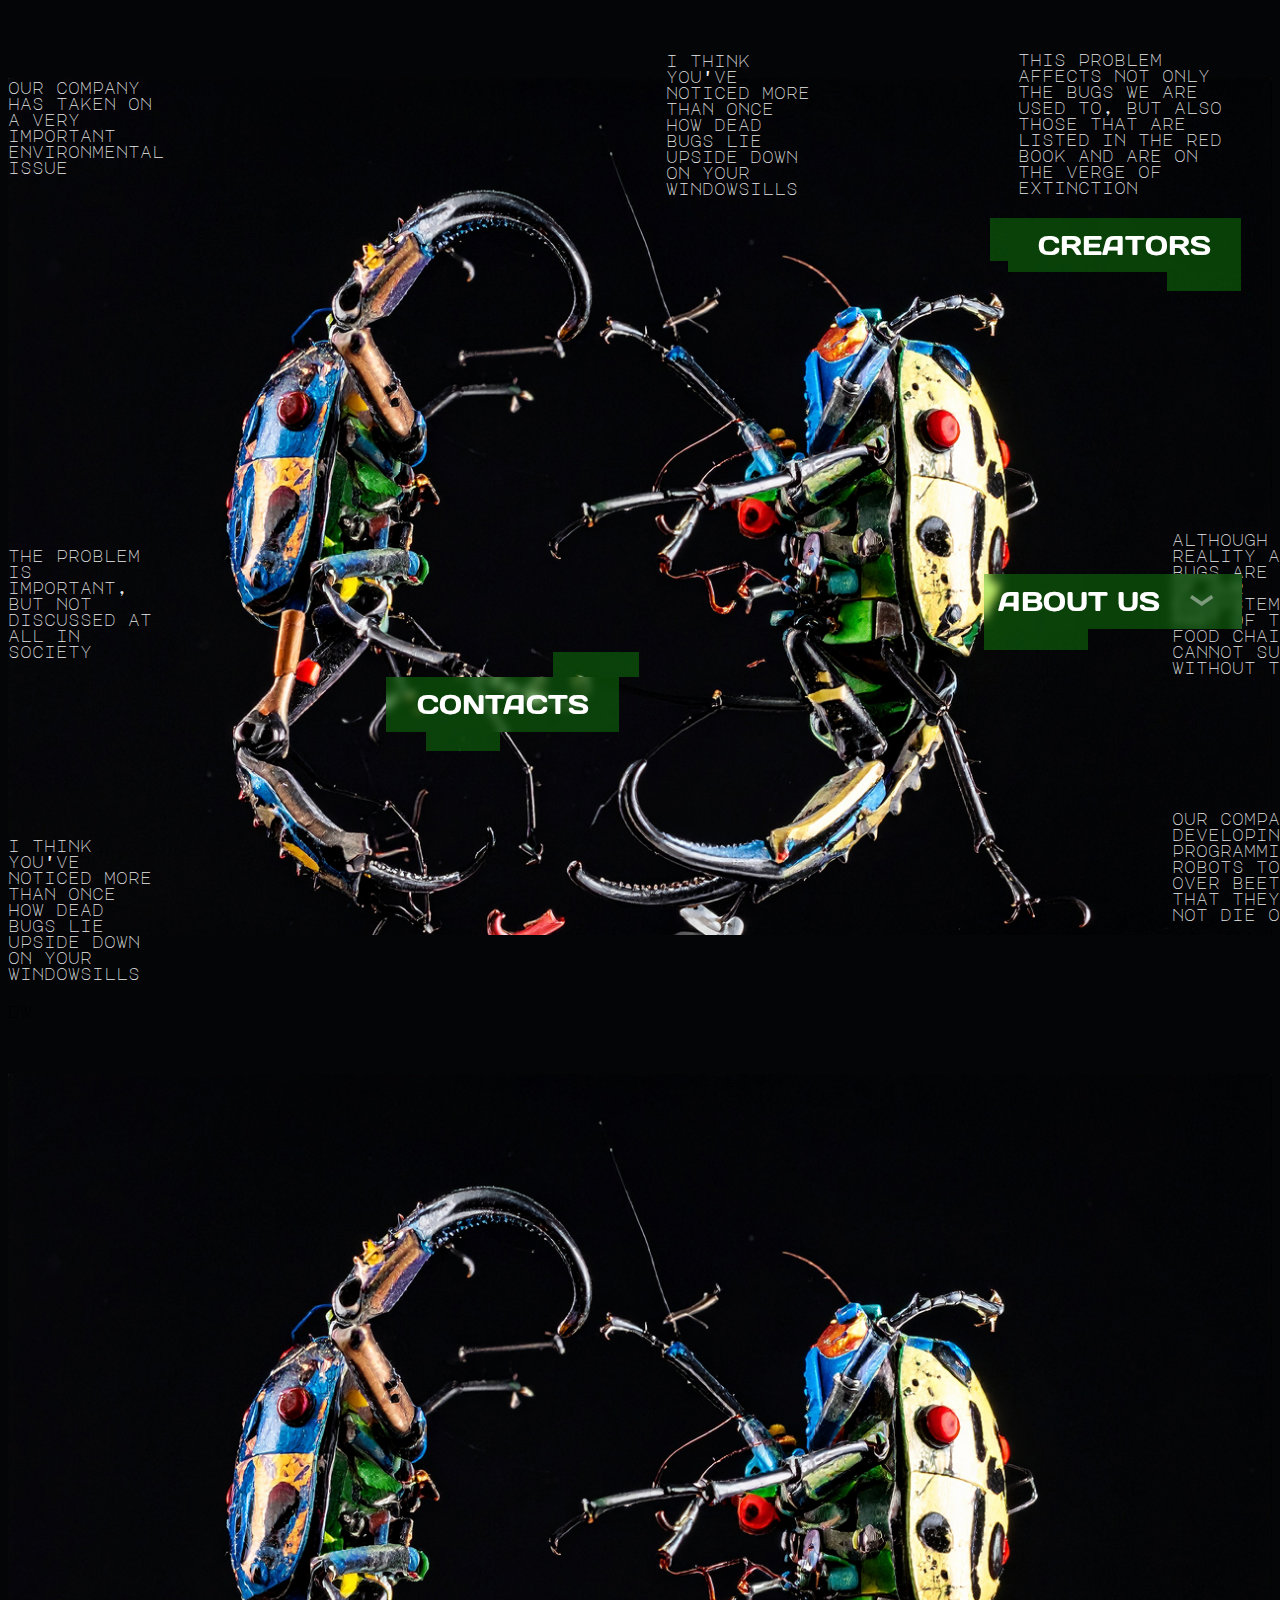
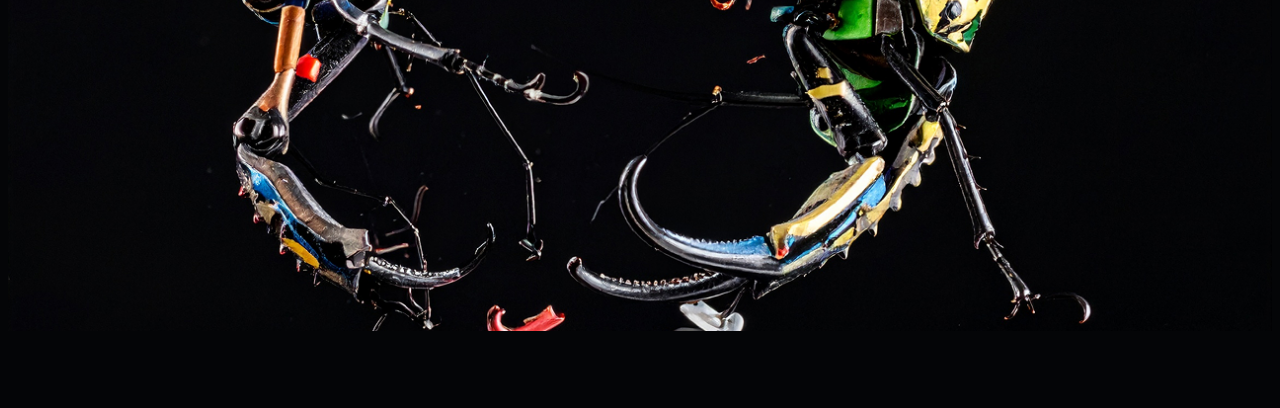
<file: index.html>
<!DOCTYPE html>
<html lang="en">
  <head>
    <meta charset="UTF-8" />
    <meta name="viewport" content="width=device-width, initial-scale=1.0" />
    <title>Document</title>
    <link rel="stylesheet" href="./styleSectionOne.css" />
    <script src="./scriptSectionOne.js" defer></script>

    <link rel="stylesheet" href="./styleSectionTwo.css" />
    <script src="./scriptSectionTwo.js" defer></script>
  </head>
  <body>
    <div class="section_one">
      <div class="wrapper">
        <div class="bgText one">
          our company has taken on a very important environmental issue
        </div>
        <div class="bgText two">
          the problem is important, but not discussed at all in society
        </div>
        <div class="bgText three">
          i think you've noticed more than once how dead bugs lie upside down on
          your windowsills
        </div>
        <div class="bgText four">
          i think you've noticed more than once how dead bugs lie upside down on
          your windowsills
        </div>
        <div class="bgText five">
          this problem affects not only the bugs we are used to, but also those
          that are listed in the red book and are on the verge of extinction
        </div>
        <div class="bgText six">
          although in reality any bugs are part of our ecosystem and part of the
          food chain, we cannot survive without them
        </div>
        <div class="bgText seven">
          our company is developing and programming robots to turn over beetles
          so that they do not die out
        </div>
        <div class="btn creator">
          <div class="text">CREATORS</div>
          <div class="left"></div>
          <div class="bottom"></div>
          <div class="popup popupText">Krishtofovich Alisa Andreevna</div>
        </div>
        <div class="btn aboutus">
          <div class="text">
            <span>ABOUT US</span>
            <img src="./svgs/Group 6.svg" class="arrow" />
          </div>
          <div class="bottom show"></div>
          <div class="popup">
            <div class="links">
              <div class="link">OUR COMPANY</div>
              <div class="link">POSTERS</div>
              <div class="link">BOOK</div>
              <div class="link">SHOP</div>
            </div>
          </div>
        </div>

        <div class="btn contacts">
          <div class="text">
            <span>CONTACTS</span>
          </div>
          <div class="bottom show"></div>
          <div class="top"></div>
          <div class="popup">+79279011288</div>
        </div>
      </div>
    </div>
    <div class="section_two">dw</div>
  </body>
</html>
</file>
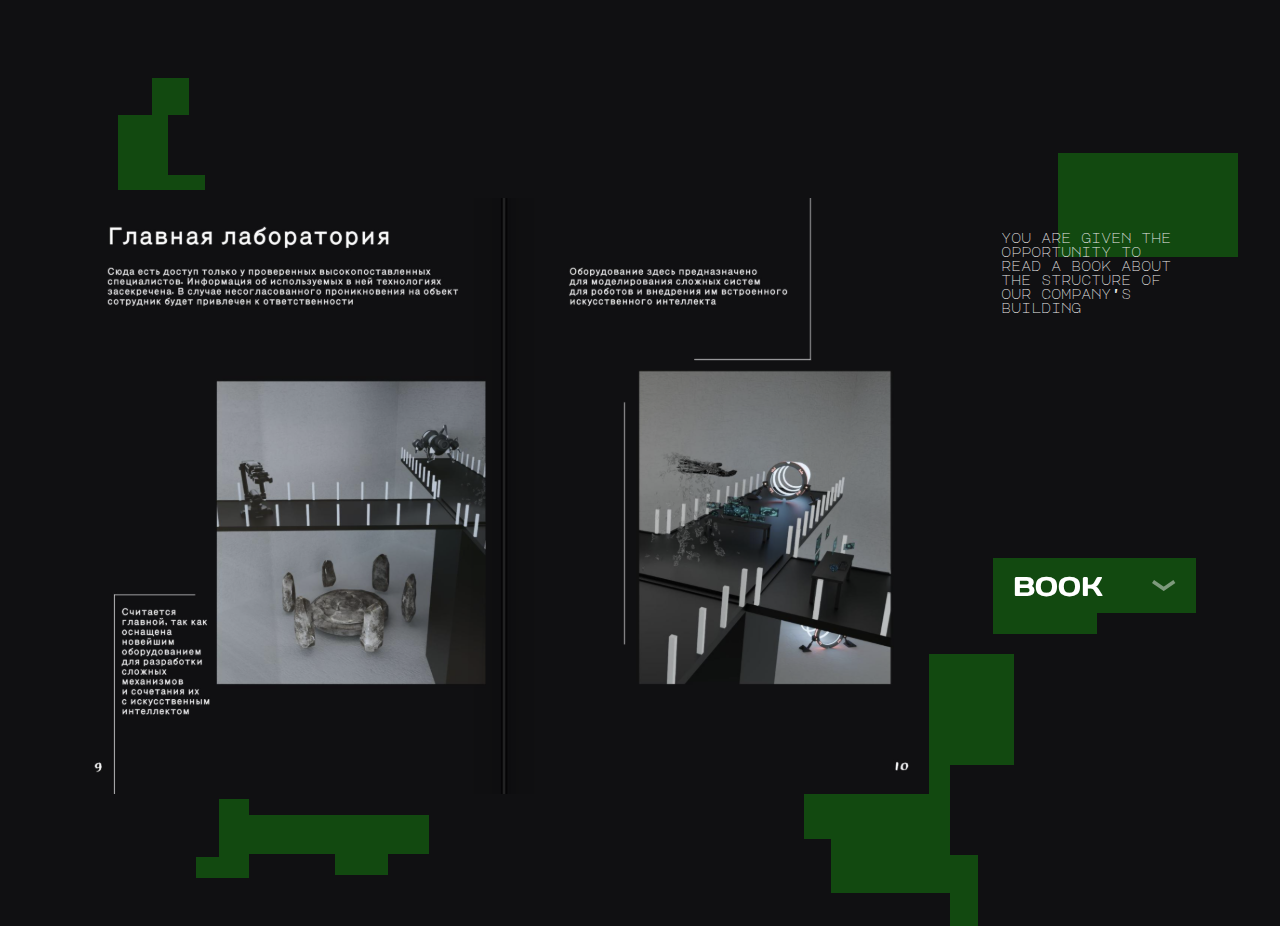
<file: book.html>
<!DOCTYPE html>
<html lang="en">
  <head>
    <meta charset="UTF-8" />
    <meta name="viewport" content="width=device-width, initial-scale=1.0" />
    <title>Document</title>
    <link rel="stylesheet" href="./styles/btnLinks.css" />
    <link rel="stylesheet" href="./styles/global.css" />
    <link rel="stylesheet" href="./styles/book.css" />
    <script src="./scripts/book.js" defer></script>
    <script src="./scripts/btnLinks.js" defer></script>
  </head>
  <body>
    <div class="section">
      <div class="wrapper">
        <img src="./svgs/Group 7.svg" class="greenPart1" />
        <img src="./svgs/Rectangle 41.svg" class="greenPart2" />
        <img src="./svgs/Group 8.svg" class="greenPart3" />
        <img src="./svgs/Group 9.svg" class="greenPart4" />
        <div class="bgText">
          you are given the opportunity to read a book about the structure of
          our company's building
        </div>

        <div class="page">
          <img src="./svgs/Снимок экрана 2025-05-16 142216 1.svg" />
        </div>

        <div class="linksBtn greenBlurBg">
          <div class="text">BOOK</div>
          <img src="./svgs/Group 6.svg" class="arrow" />
          <div class="bottom greenBlurBg"></div>
          <div class="links greenBlurBg">
            <div class="link">
              <a href="./index.html">ABOUT US</a>
            </div>
            <div class="link">
              <a href="./company.html">OUR COMPANY</a>
            </div>
            <div class="link">
              <a href="./posters.html">POSTERS</a>
            </div>
            <div class="link">
              <a href="./shop.html">SHOP</a>
            </div>
          </div>
        </div>
      </div>
    </div>
  </body>
</html>
</file>
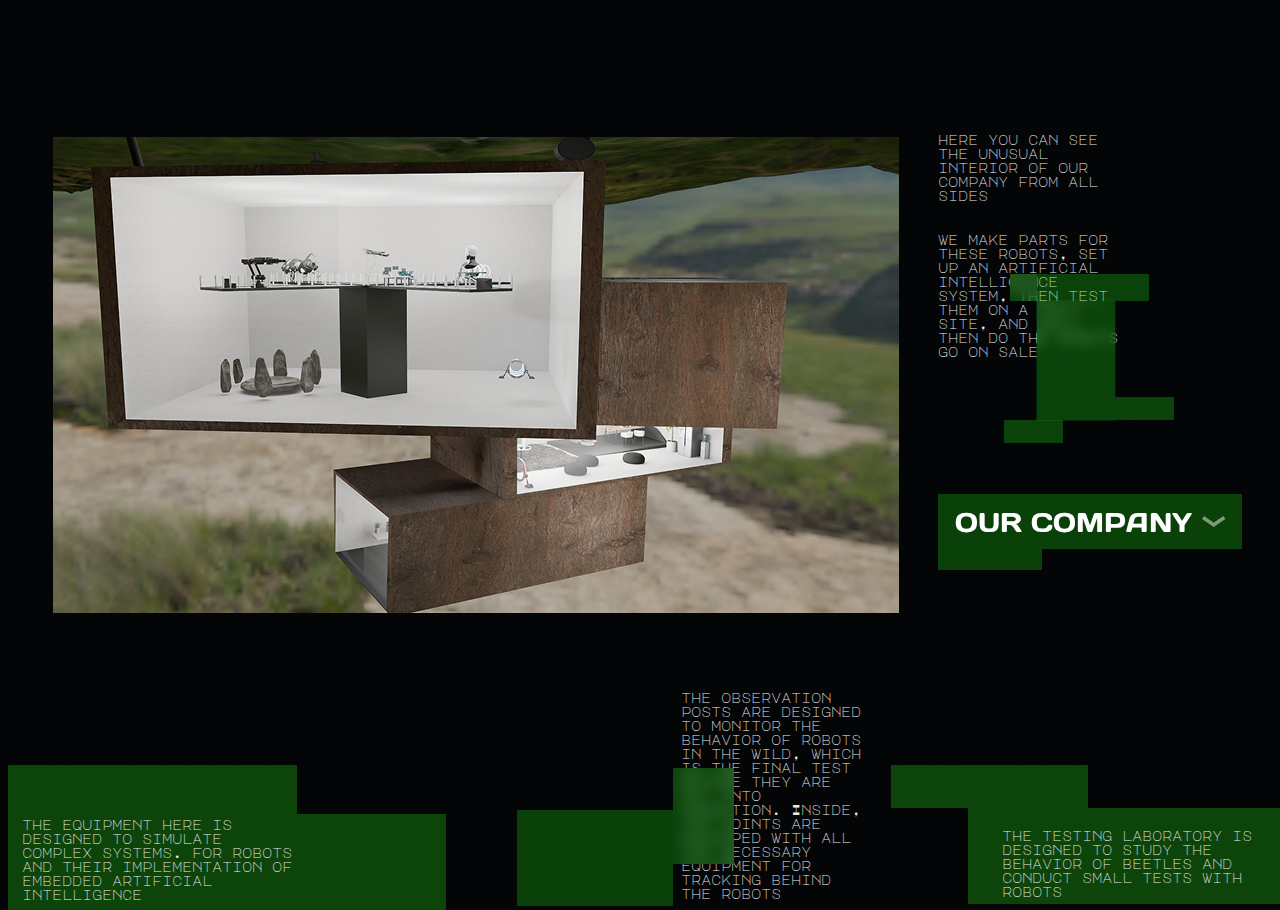
<file: company.html>
<!DOCTYPE html>
<html lang="en">
  <head>
    <meta charset="UTF-8" />
    <meta name="viewport" content="width=device-width, initial-scale=1.0" />
    <title>Document</title>
    <link rel="stylesheet" href="./styles/global.css" />
    <link rel="stylesheet" href="./styles/company.css" />
    <script src="./scripts/company.js" defer></script>
  </head>
  <body>
    <div class="section_two">
      <div class="wrapper">
        <div class="video">
          <img src="./imgs/супер класс штука 1.jpg" alt="" />
        </div>
        <div class="bgText one">
          here you can see the unusual interior of our company from all sides
        </div>
        <div class="bgText two">
          we make parts for these robots, set up an artificial intelligence
          system, then test them on a test site, and only then do the robots go
          on sale
        </div>
        <div class="bgText three">
          the equipment here is designed to simulate complex systems. for robots
          and their implementation of embedded artificial intelligence
        </div>
        <div class="bgText four">
          the observation posts are designed to monitor the behavior of robots
          in the wild, which is the final test before they are put into
          operation. Inside, the points are equipped with all the necessary
          equipment for tracking behind the robots
        </div>
        <div class="bgText five">
          the testing laboratory is designed to study the behavior of beetles
          and conduct small tests with robots
        </div>
        <div class="greenPart1"></div>
        <div class="greenPart2"></div>
        <div class="greenPart3"></div>
        <div class="greenPart4"></div>
        <div class="greenPart5"></div>
        <div class="greenPart6"></div>
        <img src="./imgs/Group 8.png" class="Group8" />
        <img src="./imgs/Group 9.png" class="Group9" />
        <div class="ourcompany greenBlurBg">
          <div class="text">OUR COMPANY</div>
          <img src="./svgs/Group 6.svg" class="arrow" />
          <div class="bottom greenBlurBg"></div>
          <div class="links greenBlurBg">
            <a href="./index.html">ABOUT US</a>
            <a href="./posters.html">POSTERS</a>
            <a href="./book.html">BOOK</a>
            <a href="./shop.html">SHOP</a>
          </div>
        </div>
      </div>
    </div>
  </body>
</html>
</file>
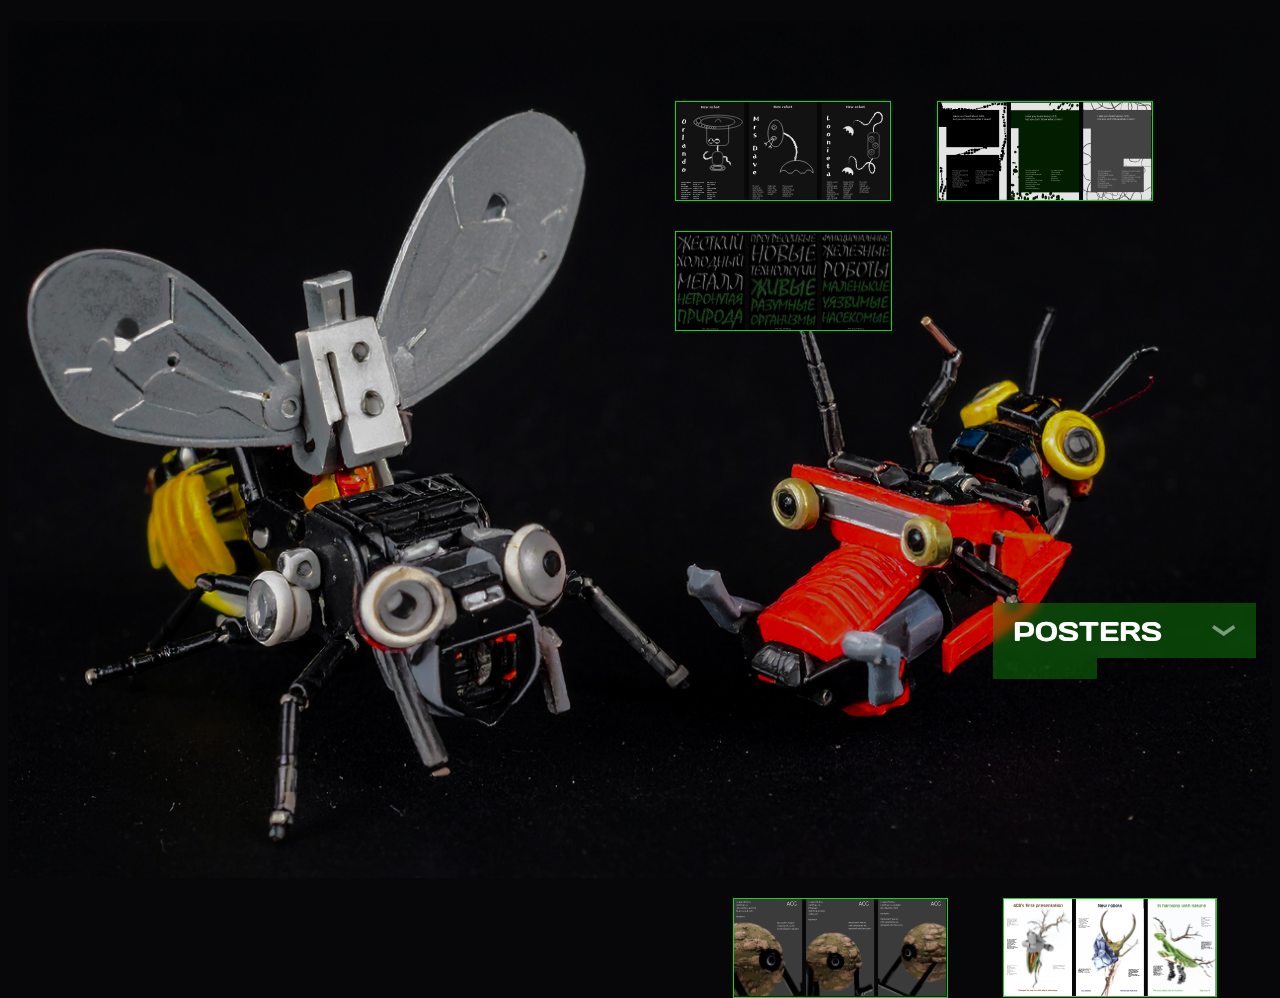
<file: posters.html>
<!DOCTYPE html>
<html lang="en">
  <head>
    <meta charset="UTF-8" />
    <meta name="viewport" content="width=device-width, initial-scale=1.0" />
    <title>Document</title>
    <link rel="stylesheet" href="./styles/btnLinks.css" />
    <link rel="stylesheet" href="./styles/global.css" />
    <link rel="stylesheet" href="./styles/posters.css" />
    <script src="./scripts/posters.js" defer></script>
    <script src="./scripts/btnLinks.js" defer></script>
  </head>
  <body>
    <div class="section">
      <div class="wrapper">
        <img src="./imgs/Frame 90.svg" class="poster one" />
        <img src="./imgs/Group 8.svg" class="poster two" />
        <img src="./imgs/Group 9.svg" class="poster three" />
        <img src="./imgs/Group 10.svg" class="poster four" />
        <img src="./imgs/Group 11.svg" class="poster five" />

        <div class="linksBtn greenBlurBg">
          <div class="text">POSTERS</div>
          <img src="./svgs/Group 6.svg" class="arrow" />
          <div class="bottom greenBlurBg"></div>
          <div class="links greenBlurBg">
            <div class="link">
              <a href="./index.html">ABOUT US</a>
            </div>
            <div class="link">
              <a href="./company.html">OUR COMPANY</a>
            </div>
            <div class="link">
              <a href="./book.html">BOOK</a>
            </div>
            <div class="link">
              <a href="./shop.html">SHOP</a>
            </div>
          </div>
        </div>
      </div>
    </div>
  </body>
</html>
</file>
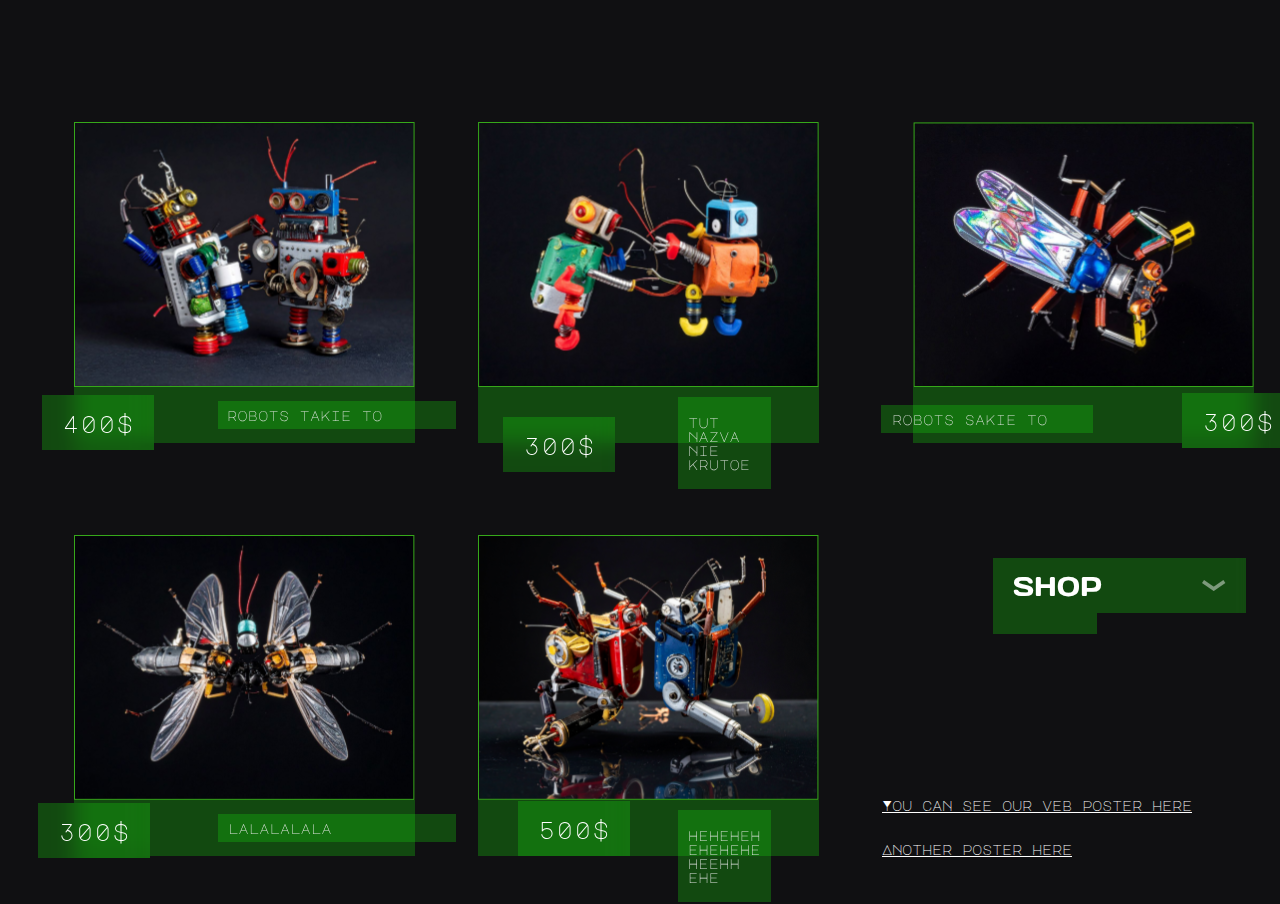
<file: shop.html>
<!DOCTYPE html>
<html lang="en">
  <head>
    <meta charset="UTF-8" />
    <meta name="viewport" content="width=device-width, initial-scale=1.0" />
    <title>Document</title>
    <link rel="stylesheet" href="./styles/btnLinks.css" />
    <link rel="stylesheet" href="./styles/global.css" />
    <link rel="stylesheet" href="./styles/shop.css" />
    <script src="./scripts/shop.js" defer></script>
    <script src="./scripts/btnLinks.js" defer></script>
  </head>
  <body>
    <div class="section">
      <div class="wrapper">
        <div class="shopItem one">
          <img src="./svgs/robot1.svg" />
          <div class="price">400$</div>
        </div>

        <div class="shopItem two">
          <img src="./svgs/robot2.svg" />
          <div class="price">300$</div>
        </div>
        <div class="shopItem three">
          <img src="./svgs/robot3.svg" />
          <div class="price">300$</div>
        </div>

        <div class="shopItem four">
          <img src="./svgs/robot4.svg" />
          <div class="price">300$</div>
        </div>

        <div class="shopItem five">
          <img src="./svgs/robot5.svg" />
          <div class="price">500$</div>
        </div>

        <a
          href="https://kr-liss.github.io/Veb-plakat/"
          class="project_link one"
        >
          You can see our veb poster here
        </a>

        <a href="https://kr-liss.github.io/Guki/" class="project_link two">
          Another poster here
        </a>

        <div class="linksBtn greenBlurBg">
          <div class="text">SHOP</div>
          <img src="./svgs/Group 6.svg" class="arrow" />
          <div class="bottom greenBlurBg"></div>
          <div class="links greenBlurBg">
            <div class="link">
              <a href="./index.html">ABOUT US</a>
            </div>
            <div class="link">
              <a href="./company.html">OUR COMPANY</a>
            </div>
            <div class="link">
              <a href="./posters.html">POSTERS</a>
            </div>
            <div class="link">
              <a href="./book.html">BOOK</a>
            </div>
          </div>
        </div>
      </div>
    </div>
  </body>
</html>
</file>
<file: styleSectionOne.css>
* {
  box-sizing: border-box;
}
@font-face {
  font-family: "MajorMonoDisplay";
  src: url("./fonts/MajorMonoDisplay.ttf") format("truetype");
  font-weight: normal;
  font-style: normal;
}
@font-face {
  font-family: "DaysOne";
  src: url("./fonts/DaysOne.ttf") format("truetype");
  font-weight: normal;
  font-style: normal;
}

body {
  font-family: "MajorMonoDisplay", monospace, sans-serif;
  background-color: #040507;
}

.section_one {
  background-image: url("./imgs/Firefly_\ bug\ flipping\ robots\ on\ black\ background\ 90873\ 1.jpg");
  background-position: center;
  background-size: contain;
  background-repeat: no-repeat;
  height: 996px;
  position: relative;
  margin: 0 auto;
}
.section_one .wrapper {
  max-width: 1330px;
  position: relative;
  margin: 0 auto;
}

.section_one .wrapper .btn {
  background: #19d60f4a;
  backdrop-filter: blur(4px);

  padding: 10px 14px;
  position: absolute;
  position: relative;
  cursor: pointer;
}
.section_one .wrapper .btn .text {
  font-family: "DaysOne", monospace, sans-serif;
}
.section_one .wrapper .btn.contacts {
  width: 233px;
  height: 55px;
  top: 560px;
  left: 378px;
  font-size: 26.94px;
}
.section_one .wrapper .btn.contacts .bottom {
  width: 74px;
  height: 19px;
  bottom: -19px;
  left: 40px;
  transition: opacity 0.3s ease;
  opacity: 0;
}
.section_one .wrapper .btn.contacts .top {
  width: 86px;
  height: 25px;
  top: -25px;
  right: -20px;
}
.section_one .wrapper .btn.contacts .popup {
  bottom: -54px;
  left: 40px;
  padding: 10px;
  width: 266px;
  display: flex;
  justify-content: center;

  transition: opacity 0.3s ease;
  opacity: 0;
}
.section_one .wrapper .btn.contacts .popup.show,
.section_one .wrapper .btn.contacts .bottom.show {
  opacity: 1;
}
.section_one .wrapper .btn.aboutus {
  width: 258px;
  top: 512px;
  left: 976px;
  font-size: 26.94px;
  height: 55px;
}

.section_one .wrapper .btn.aboutus .bottom {
  left: 0px;
  bottom: -21px;

  width: 104px;
  height: 21px;
}
.section_one .wrapper .btn.aboutus .text {
  display: flex;
  align-items: center;
  text-align: left;
}
.section_one .wrapper .btn.aboutus .text .arrow {
  margin-left: 30px;
}
.section_one .wrapper .btn.creator {
  width: 233px;
  top: 210px;
  left: 1000px;
}
.section_one .wrapper .btn.creator .popup {
  display: flex;
  align-items: center;
  justify-content: center;
  width: 475px;
  padding: 12px 0px;
  top: -58px;
  right: -40px;
  font-size: 26.94px;
}

.section_one .wrapper .btn.contacts .popup,
.section_one .wrapper .btn.creator .popup,
.section_one .wrapper .btn.contacts .top,
.section_one .wrapper .btn.contacts .bottom,
.section_one .wrapper .btn.aboutus .bottom,
.section_one .wrapper .btn.creator .left,
.section_one .wrapper .btn.aboutus .popup,
.section_one .wrapper .btn.creator .bottom {
  font-family: "DaysOne", monospace, sans-serif;
  color: white;
  position: absolute;
  background: #19d60f4a;
  backdrop-filter: blur(4px);
}
.section_one .wrapper .btn.creator .left {
  width: 18px;
  height: 43px;
  top: 0px;
  left: -18px;
}
.section_one .wrapper .btn.creator .bottom {
  width: 74px;
  height: 19px;
  bottom: -19px;
  right: 0px;
}

.section_one .wrapper .btn .text,
.popupText {
  font-family: "DaysOne", monospace, sans-serif;
  color: #ffffff;
  font-size: 26.94px;
  text-align: center;
}
.btn.creator .popup,
.btn.creator .popup.popupText,
.btn.aboutus .popup,
.btn.aboutus .popup.popupText {
  opacity: 0;
  transition: opacity 0.3s ease;
}

.btn.creator .popup.show,
.btn.creator .popup.popupText.show,
.btn.aboutus .popup.show,
.btn.aboutus .popup.popupText.show {
  opacity: 1;
}

.bgText {
  position: absolute;
  color: #ebebeb;
}
.bgText.one {
  width: 155px;
  top: 72px;
  left: 0px;
}
.bgText.two {
  width: 155px;
  top: 540px;
  left: 0px;
}
.bgText.three {
  width: 155px;
  top: 830px;
  left: 0px;
}
.bgText.four {
  width: 155px;
  top: 45px;
  left: 658px;
}
.bgText.five {
  width: 221px;
  top: 44px;
  left: 1010px;
}
.bgText.six {
  width: 188px;
  top: 524px;
  left: 1164px;
}
.bgText.seven {
  width: 188px;
  top: 803px;
  left: 1164px;
}
.section_one .wrapper .btn.aboutus .popup {
  top: 55px;
  left: 0;
  right: 0;
}
.section_one .wrapper .btn.aboutus .popup .links {
  display: flex;
  flex-direction: column;
  gap: 20px;
  padding: 10px;
  padding-right: 0px;
}

.popup .links .link {
  font-family: "DaysOne", monospace, sans-serif;
  color: white;
  font-size: 26.94px;
}
.btn.aboutus .popup,
.btn.aboutus .bottom {
  transition: opacity 0.3s ease;
  opacity: 0;
}

.btn.aboutus .popup.show,
.btn.aboutus .bottom.show {
  opacity: 1;
}
</file>
<file: styleSectionTwo.css>
.section_two {
  background-image: url("./imgs/Firefly_\ bug\ flipping\ robots\ on\ black\ background\ 90873\ 1.jpg");
  background-position: center;
  background-size: contain;
  background-repeat: no-repeat;
  height: 996px;
  position: relative;
  margin: 0 auto;
}
</file>
<file: styles/btnLinks.css>
.section .linksBtn {
  padding: 0px 20px;
  height: 55px;
  top: 545px;
  left: 985px;

  display: flex;
  align-items: center;
  justify-content: center;
  gap: 50px;
  cursor: pointer;
}
.section .linksBtn .links {
  position: absolute;
  top: 55px;
  width: 100%;
  opacity: 0;
  transition: opacity 0.3s ease;
  pointer-events: none;
}
.section .linksBtn .links.visible {
  opacity: 1;
  pointer-events: all;
}

.section .linksBtn .links a {
  color: white;
  font-family: "DaysOne", monospace, sans-serif;
  text-decoration: none;
  font-size: 26.94px;
  padding: 10px 20px;
}

.section .linksBtn .bottom {
  width: 104px;
  height: 21px;
  bottom: -21px;
  left: 0px;
  transition: opacity 0.3s ease;
}
.section .linksBtn .bottom.hidden {
  opacity: 0;
  pointer-events: none;
}
.section .linksBtn .text {
  color: #ffffff;
  font-family: "DaysOne", monospace, sans-serif;
  font-size: 26.94px;
}
</file>
<file: styles/global.css>
* {
  box-sizing: border-box;
}
@font-face {
  font-family: "MajorMonoDisplay";
  src: url("../fonts/MajorMonoDisplay.ttf") format("truetype");
  font-weight: normal;
  font-style: normal;
}
@font-face {
  font-family: "DaysOne";
  src: url("../fonts/DaysOne.ttf") format("truetype");
  font-weight: normal;
  font-style: normal;
}

body {
  font-family: "MajorMonoDisplay", monospace, sans-serif;
  background-color: #040507;
}
.bgText {
  position: absolute;
  color: #ebebeb;
  font-size: 14px;
}
.greenBlurBg {
  background: #19d60f4a;
  backdrop-filter: blur(4px);
  position: absolute;
}
.links {
  display: flex;
  flex-direction: column;
  pointer-events: none;
}
.links.visible {
  pointer-events: all;
}
.links a {
  color: white;
  text-decoration: none;
}
</file>
<file: styles/book.css>
body {
  background-color: #101012;
}
.section {
  position: relative;
  padding-top: 50px;
}
.section .wrapper {
  position: relative;
  max-width: 1330px;
  height: 100%;
  margin: auto;
}
.section .wrapper .linksBtn {
  top: 500px;
}
.section .wrapper .greenPart1 {
  position: absolute;
  top: 20px;
  left: 110px;
}
.section .wrapper .greenPart2 {
  position: absolute;
  top: 95px;
  left: 1050px;
}
.section .wrapper .greenPart3 {
  position: absolute;
  top: 596px;
  left: 796px;
}
.section .wrapper .greenPart4 {
  position: absolute;
  top: 741px;
  left: 188px;
}
.section .wrapper .page {
  position: absolute;
  left: 71px;
  top: 140px;
  cursor: pointer;
}
.section .wrapper .page img {
  height: 596px;
}

.section .wrapper .bgText {
  position: absolute;
  width: 188px;
  top: 172px;
  left: 993px;
}
</file>
<file: styles/company.css>
.section_two {
  height: 868px;
  position: relative;
  padding-top: 50px;
}
.section_two .wrapper {
  position: relative;
  max-width: 1330px;
  height: 100%;
  margin: auto;
}

.section_two .bgText.one {
  width: 188px;
  top: 74px;
  left: 930px;
}
.section_two .bgText.two {
  width: 188px;
  top: 174px;
  left: 930px;
}
.section_two .bgText.three {
  width: 275px;
  top: 759px;
  left: 14px;
}
.section_two .bgText.four {
  width: 188px;
  top: 632px;
  left: 673px;
}
.section_two .bgText.five {
  width: 275px;
  top: 770px;
  left: 994px;
}
.section_two .ourcompany {
  width: 304px;
  height: 55px;
  top: 436px;
  left: 930px;

  display: flex;
  align-items: center;
  justify-content: center;
  gap: 10px;
  cursor: pointer;
}
.section_two .ourcompany .links {
  position: absolute;
  top: 55px;
  width: 100%;
  opacity: 0;
  transition: opacity 0.3s ease;
  display: flex;
  flex-direction: column;
}
.section_two .ourcompany .links.visible {
  opacity: 1;
}

.section_two .ourcompany .links a {
  color: white;
  font-family: "DaysOne", monospace, sans-serif;
  text-decoration: none;
  padding: 10px 20px;
  font-size: 26.94px;
}

.section_two .ourcompany .bottom {
  width: 104px;
  height: 21px;
  bottom: -21px;
  left: 0px;
  transition: opacity 0.3s ease;
}
.section_two .ourcompany .bottom.hidden {
  opacity: 0;
  pointer-events: none;
}
.section_two .ourcompany .text {
  color: #ffffff;
  font-family: "DaysOne", monospace, sans-serif;
  font-size: 26.94px;
}
.section_two .wrapper .Group7 {
  position: absolute;
  top: 241px;
  left: 909px;
}
.section_two .wrapper .video {
  position: absolute;
  width: 846px;
  height: 476px;
  top: 79px;
  left: 45px;
}
.section_two .wrapper .greenPart1 {
  position: absolute;
  width: 120px;
  height: 79px;
  top: 263px;
  left: 1008px;
  transform: rotate(-90deg);
  background: #19d60f4a;
  backdrop-filter: blur(6.390804767608643px);
}
.section_two .wrapper .greenPart2 {
  position: absolute;
  width: 27px;
  height: 139px;
  top: 160px;
  left: 1058px;
  transform: rotate(-90deg);
  background: #19d60f4a;
  backdrop-filter: blur(6.390804767608643px);
}
.section_two .wrapper .greenPart3 {
  position: absolute;
  width: 23px;
  height: 59px;
  top: 320.98px;
  left: 1125px;
  transform: rotate(-90deg);
  background: #19d60f4a;
  backdrop-filter: blur(6.390804767608643px);
}
.section_two .wrapper .greenPart4 {
  position: absolute;
  width: 23px;
  height: 59px;
  top: 344px;
  left: 1014.12px;
  transform: rotate(-90deg);
  background: #19d60f4a;
  backdrop-filter: blur(6.390804767608643px);
}
.section_two .wrapper .greenPart5 {
  position: absolute;
  width: 61px;
  height: 96px;
  top: 710px;
  left: 665px;

  background: #19d60f4a;
  backdrop-filter: blur(6.390804767608643px);
}
.section_two .wrapper .greenPart6 {
  position: absolute;
  width: 156px;
  height: 96px;
  top: 752px;
  left: 509px;

  background: #19d60f4a;
  backdrop-filter: blur(6.390804767608643px);
}
.section_two .wrapper .Group8 {
  position: absolute;
  top: 707px;
  z-index: -1;
}
.section_two .wrapper .Group9 {
  position: absolute;
  top: 707px;
  left: 883px;

  z-index: -1;
}
</file>
<file: styles/posters.css>
body {
  background-color: #070709;
}
.section {
  background-image: url("../imgs/Firefly_small\ bug\ flipping\ robots\ on\ black\ background\ 941146.jpg");
  background-position: center;
  background-size: contain;
  background-repeat: no-repeat;
  height: 98vh;
  position: relative;
  margin: 0 auto;
  padding-top: 50px;
}
.section .wrapper {
  position: relative;
  max-width: 1330px;
  height: 100%;
  margin: auto;
}
.section .wrapper .Group7 {
  position: absolute;
  top: 241px;
  left: 909px;
}

.section .wrapper .poster {
  position: absolute;
  border: 1px solid #0bdb15;
  cursor: pointer;
}

.section .wrapper .poster.one {
  top: 43px;
  left: 667px;
}
.section .wrapper .poster.two {
  top: 43.23px;
  left: 928.5px;
}
.section .wrapper .poster.three {
  top: 173px;
  left: 667px;
}
.section .wrapper .poster.four {
  top: 840px;
  left: 725px;
}
.section .wrapper .poster.five {
  top: 840px;
  left: 995px;
}
/* Блюр заднего фона */
.section.blurred {
  filter: blur(8px);
  transition: filter 0.5s ease;
}

/* Полноэкранное изображение */
.fullscreen-poster {
  position: fixed;
  top: 50%;
  left: 50%;
  max-width: 90vw;
  max-height: 90vh;
  transform: translate(-50%, -50%) scale(0.8);
  opacity: 0;
  border: none !important; /* убираем border */
  cursor: pointer;
  z-index: 1000;
  transition: transform 0.5s ease, opacity 0.5s ease;
}

/* Активное состояние полноэкранного изображения */
.fullscreen-poster.active {
  transform: translate(-50%, -50%) scale(1);
  width: 50%;
  opacity: 1;
  border: 0;
}
</file>
<file: styles/shop.css>
body {
  background-color: #101012;
}
.section {
  position: relative;
  padding-top: 50px;
}
.section .wrapper {
  position: relative;
  max-width: 1330px;
  height: 100%;
  margin: auto;
}
.section .wrapper .linksBtn {
  top: 500px;
}
.section .wrapper .shopItem,
.section .wrapper .shopItem .price,
.section .wrapper .shopItem .text {
  position: absolute;
}
.section .wrapper .shopItem .text {
  cursor: pointer;
  position: relative; /* чтобы dropdown позиционировался относительно */
  font-size: 14px;
  background: #19d60f4a;
  backdrop-filter: blur(10.476190567016602px);
  padding: 10px;
  color: white;
  z-index: 1;
}

.section .wrapper .shopItem .text .dropdown {
  max-height: 0;
  overflow: hidden;
  transition: max-height 0.3s ease, opacity 0.3s ease;
  opacity: 0;
  position: absolute;
  top: 14px;
  left: 0;
  right: 0;
  margin-top: 20px;
  background: #19d60f4a;
  padding: 10px;
  border-radius: 5px;
}

.section .wrapper .shopItem .text.active .dropdown {
  max-height: 400px; /* подгоните под ваш контент */
  opacity: 1;
  z-index: 1;
}
.section .wrapper .shopItem .price {
  display: flex;
  align-items: center;
  color: white;
  padding: 0 20px;
  height: 55px;

  font-size: 24px;
  background: #19d60f4a;
  backdrop-filter: blur(10.476190567016602px);
}
.section .wrapper .linksBtn {
  gap: 100px;
}
.section .wrapper .shopItem.one .text {
  right: -150px;
  bottom: 45px;
  width: 238px;
}
.section .wrapper .shopItem.one .price {
  bottom: -5px;
  left: -32px;
}
.section .wrapper .shopItem.one {
  left: 66px;
  top: 64px;
}
.section .wrapper .shopItem.two {
  left: 470px;
  top: 64px;
}
.section .wrapper .shopItem.two .price {
  bottom: 19px;
  left: 25px;
}
.section .wrapper .shopItem.two .text {
  right: -150px;
  bottom: 45px;
  width: 160px;
}
.section .wrapper .shopItem.two .text .dropdown {
  top: 28px;
}

.section .wrapper .shopItem.three {
  left: 873px;
  top: 64px;
}
.section .wrapper .shopItem.three .price {
  bottom: -3px;
  right: -40px;
}
.section .wrapper .shopItem.three .text {
  left: -40px;
  bottom: 45px;
  width: 212px;
}
.section .wrapper .shopItem.three .text .dropdown {
  top: -124px;
  width: 363px;
}

.section .wrapper .shopItem.four {
  left: 66px;
  top: 477px;
}
.section .wrapper .shopItem.four .price {
  bottom: -0px;
  left: -36px;
}

.section .wrapper .shopItem.four .text {
  right: -150px;
  bottom: 45px;
  width: 238px;
}
.section .wrapper .shopItem.four .text .dropdown {
  top: -180px;
}

.section .wrapper .shopItem.five {
  left: 470px;
  top: 477px;
}
.section .wrapper .shopItem.five .price {
  bottom: 48px;
  left: 40px;
}
.section .wrapper .shopItem.five .text {
  right: -200px;
  bottom: 45px;
  width: 93px;
  white-space: normal;
  overflow-wrap: break-word;
  word-wrap: break-word;
}
.section .wrapper .shopItem.five .text .dropdown {
  top: -124px;
  width: 383px;
}
.section .wrapper .project_link {
  position: absolute;

  color: white;
  font-size: 14px;
}
.section .wrapper .project_link.one {
  top: 740px;
  left: 874px;
}
.section .wrapper .project_link.two {
  top: 784px;
  left: 874px;
}
</file>
